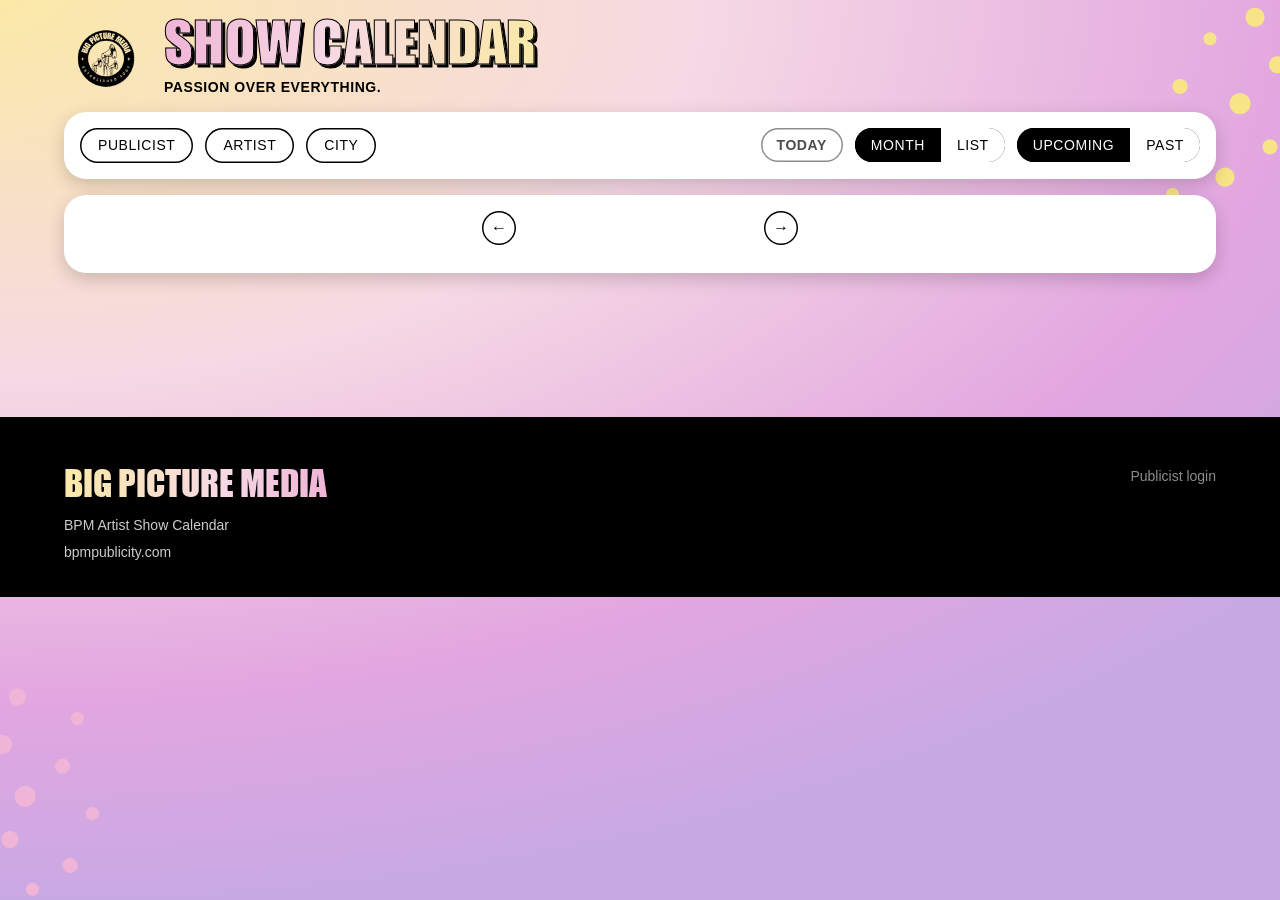
<file: index.html>
<!DOCTYPE html>
<html lang="en">
<head>
<meta charset="UTF-8">
<meta name="viewport" content="width=device-width, initial-scale=1.0">
<title>BPM Show Calendar</title>
<link rel="stylesheet" href="styles.css?v=19">
</head>
<body>

<div class="decor-mark top-right" aria-hidden="true"></div>
<div class="decor-mark bottom-left" aria-hidden="true"></div>

<header class="site-header">
  <div class="header-inner">
    <img class="badge-logo" src="assets/bpm-badge-black.webp" alt="Big Picture Media" width="84" height="84">
    <div class="header-text">
      <h1 class="bpm-sticker">
        <span class="sticker-shadow" aria-hidden="true">SHOW CALENDAR</span>
        <span class="sticker-fill">SHOW CALENDAR</span>
      </h1>
      <p class="tagline">Passion over everything.</p>
    </div>
  </div>
</header>

<main class="app">
  <section class="filter-bar" aria-label="Filters">
    <div class="filter-group" id="filter-publicist">
      <button class="filter-toggle" data-filter="publicist" aria-expanded="false">
        Publicist <span class="count-badge" data-count="publicist" hidden>0</span>
      </button>
      <div class="filter-panel" data-panel="publicist" hidden></div>
    </div>

    <div class="filter-group" id="filter-artist">
      <button class="filter-toggle" data-filter="artist" aria-expanded="false">
        Artist <span class="count-badge" data-count="artist" hidden>0</span>
      </button>
      <div class="filter-panel" data-panel="artist" hidden>
        <input type="text" class="artist-search" placeholder="Search artists…" aria-label="Search artists">
        <div class="filter-options" data-options="artist"></div>
      </div>
    </div>

    <div class="filter-group" id="filter-city">
      <button class="filter-toggle" data-filter="city" aria-expanded="false">
        City <span class="count-badge" data-count="city" hidden>0</span>
      </button>
      <div class="filter-panel" data-panel="city" hidden></div>
    </div>

    <button class="clear-filters" id="clear-filters" hidden>Clear all filters</button>

    <div class="view-toggle-group">
      <button class="clear-filters" id="today-btn">Today</button>
      <div class="view-toggle" role="group" aria-label="View">
        <button class="view-btn active" data-view="month">Month</button>
        <button class="view-btn" data-view="list">List</button>
      </div>
      <div class="time-toggle" role="group" aria-label="Time range">
        <button class="time-btn active" data-time="upcoming">Upcoming</button>
        <button class="time-btn" data-time="past">Past</button>
      </div>
    </div>
  </section>

  <div class="active-chips" id="active-chips" hidden></div>

  <section class="calendar-area" id="calendar-area">
    <div class="month-nav" id="month-nav">
      <button id="prev-month" aria-label="Previous month">&larr;</button>
      <h2 id="month-label"></h2>
      <button id="next-month" aria-label="Next month">&rarr;</button>
    </div>
    <div id="view-root"></div>
  </section>

  <div class="empty-state" id="empty-state" hidden>
    <div class="splatter" aria-hidden="true">
      <img src="assets/marks/scribble-white.png" alt="" style="filter: invert(1);">
    </div>
    <p>No shows match these filters.</p>
  </div>
</main>

<footer class="site-footer">
  <div class="footer-inner">
    <div>
      <div class="footer-word">Big Picture Media</div>
      <div class="footer-meta">
        BPM Artist Show Calendar<br>
        <a href="https://bpmpublicity.com" target="_blank" rel="noopener">bpmpublicity.com</a>
      </div>
    </div>
    <a href="login/" id="publicist-login-link" style="color:var(--paper-55);font-family:var(--type-meta);font-size:var(--fs-small);text-decoration:none;">Publicist login</a>
  </div>
</footer>

<div class="detail-overlay" id="detail-overlay" hidden>
  <div class="detail-panel" role="dialog" aria-modal="true" aria-labelledby="detail-title">
    <button class="detail-close" id="detail-close" aria-label="Close">&times;</button>
    <div id="detail-content"></div>
  </div>
</div>

<script type="module" src="app.js?v=19"></script>
</body>
</html>
</file>
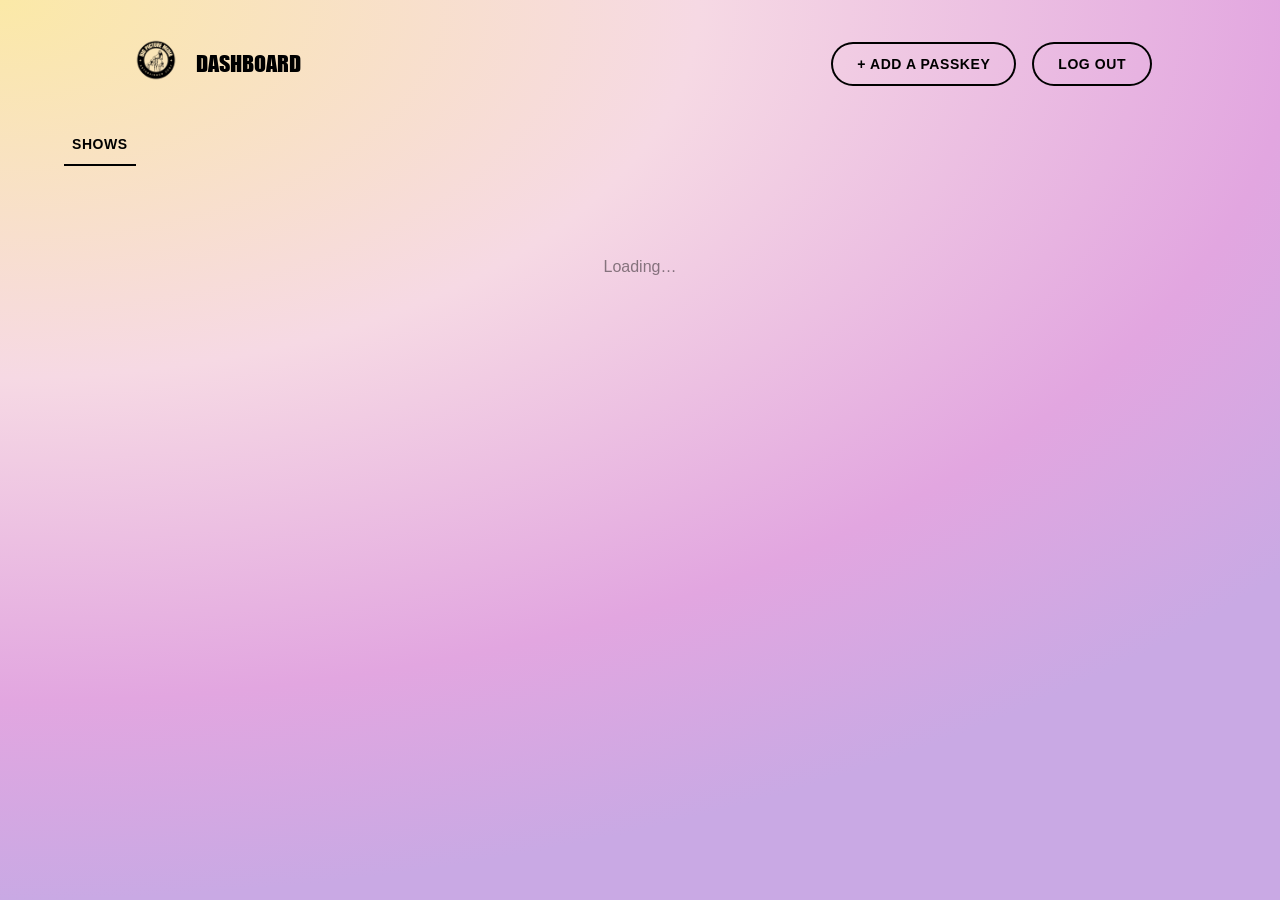
<file: dashboard/index.html>
<!DOCTYPE html>
<html lang="en">
<head>
<meta charset="UTF-8">
<meta name="viewport" content="width=device-width, initial-scale=1.0">
<title>Dashboard — BPM Show Calendar</title>
<link rel="stylesheet" href="../styles.css?v=19">
</head>
<body>

<header class="site-header">
  <div class="dash-header">
    <div style="display:flex;align-items:center;gap:var(--space-3);">
      <a href="../index.html" title="Back to the public calendar">
        <img class="badge-logo" src="../assets/bpm-badge-black.webp" alt="Big Picture Media">
      </a>
      <div>
        <div style="font-family:var(--font-display);font-size:1.4rem;text-transform:uppercase;">Dashboard</div>
      </div>
    </div>
    <div style="display:flex;align-items:center;gap:var(--space-4);">
      <span class="dash-user" id="dash-user"></span>
      <button class="btn btn-outline" id="add-passkey-btn">+ Add a passkey</button>
      <button class="btn btn-outline" id="logout-btn">Log out</button>
    </div>
  </div>
</header>

<nav class="dash-tabs">
  <button class="dash-tab active" data-tab="shows">Shows</button>
  <button class="dash-tab" data-tab="artists" id="artists-tab-btn" hidden>Artists</button>
  <button class="dash-tab" data-tab="people" id="people-tab-btn" hidden>People</button>
</nav>

<main class="dash-main">
  <div id="loading" class="dash-empty">Loading…</div>

  <div id="shows-panel" hidden>
    <div class="quick-add">
      <label class="field-label" for="quick-add-input">Quick add</label>
      <div class="field" style="margin-bottom:var(--space-2);">
        <label class="field-label" for="quick-add-artist">Artist for these lines (optional)</label>
        <div class="select">
          <select class="input" id="quick-add-artist">
            <option value="">— detect per line / pick per row —</option>
          </select>
        </div>
      </div>
      <textarea class="input" id="quick-add-input" rows="3"
        placeholder="One show per line, e.g.&#10;311 show at Brooklyn Paramount 3/11/27&#10;Waterparks at The Fillmore on March 5th, 2027"></textarea>
      <div class="quick-add-row">
        <button class="btn btn-ink" id="quick-add-btn" type="button">Parse</button>
        <p class="field-hint">Pulls out what it can find per line (date, venue, city, state) — set an artist above if every line below is the same artist, or pick it per row after parsing. Nothing saves until you hit Add.</p>
      </div>
      <div id="quick-add-preview"></div>
    </div>

    <div style="display:flex;justify-content:space-between;align-items:center;margin-bottom:var(--space-4);gap:var(--space-3);flex-wrap:wrap;">
      <div style="display:flex;align-items:center;gap:var(--space-4);flex-wrap:wrap;">
        <div style="display:flex;gap:var(--space-2);">
          <button class="btn btn-outline" id="expand-all-btn">Show all</button>
          <button class="btn btn-outline" id="collapse-all-btn">Hide all</button>
        </div>
        <label class="dash-toggle-label">
          <input type="checkbox" id="show-past-checkbox">
          Show past shows
        </label>
        <label class="dash-toggle-label" id="mine-only-wrapper" hidden>
          <input type="checkbox" id="mine-only-checkbox">
          Only my artists
        </label>
      </div>
      <button class="btn btn-primary" id="add-show-btn">+ Add show</button>
    </div>
    <div class="quick-add-actions" id="bulk-bar" hidden style="background:var(--ink);color:var(--paper);border-radius:var(--radius-md);padding:var(--space-3) var(--space-4);margin-bottom:var(--space-3);">
      <span id="bulk-count" style="font-family:var(--type-ui);font-weight:600;"></span>
      <div class="select" style="width:auto;min-width:140px;">
        <select class="input" id="bulk-status-select" style="background:var(--paper);">
          <option value="confirmed">Confirmed</option>
          <option value="pending">Pending</option>
          <option value="cancelled">Cancelled</option>
        </select>
      </div>
      <button class="btn btn-primary" id="bulk-apply-btn">Apply</button>
      <button class="btn btn-outline" id="bulk-clear-btn" style="box-shadow:inset 0 0 0 2px var(--paper);color:var(--paper);">Clear selection</button>
    </div>
    <div id="shows-list"></div>
  </div>

  <div id="artists-panel" hidden>
    <div style="display:flex;justify-content:flex-end;margin-bottom:var(--space-4);">
      <button class="btn btn-primary" id="add-artist-btn">+ Add artist</button>
    </div>
    <div id="artists-list"></div>
  </div>

  <div id="people-panel" hidden>
    <div style="display:flex;justify-content:flex-end;margin-bottom:var(--space-4);">
      <button class="btn btn-primary" id="add-person-btn">+ Add person</button>
    </div>
    <div id="people-list"></div>
  </div>
</main>

<!-- Show add/edit modal -->
<div class="dash-modal-overlay" id="show-modal-overlay" hidden>
  <div class="dash-modal">
    <h2 id="show-modal-title">Add show</h2>
    <form id="show-form">
      <input type="hidden" id="show-id">
      <div class="field">
        <label class="field-label" for="show-artist">Artist</label>
        <div class="select">
          <select class="input" id="show-artist" required></select>
        </div>
      </div>
      <div class="field-row">
        <div class="field">
          <label class="field-label" for="show-date">Date</label>
          <input class="input" type="date" id="show-date" required>
        </div>
        <div class="field">
          <label class="field-label" for="show-time">Time (optional)</label>
          <input class="input" type="text" id="show-time" placeholder="8:00 PM doors">
        </div>
      </div>
      <div class="field">
        <label class="field-label" for="show-venue">Venue</label>
        <input class="input" type="text" id="show-venue" required>
      </div>
      <div class="field-row">
        <div class="field">
          <label class="field-label" for="show-city">City</label>
          <input class="input" type="text" id="show-city" required>
        </div>
        <div class="field">
          <label class="field-label" for="show-state">State / region</label>
          <input class="input" type="text" id="show-state">
        </div>
      </div>
      <div class="field-row">
        <div class="field">
          <label class="field-label" for="show-country">Country</label>
          <input class="input" type="text" id="show-country" value="USA">
        </div>
        <div class="field">
          <label class="field-label" for="show-status">Status</label>
          <div class="select">
            <select class="input" id="show-status">
              <option value="confirmed">Confirmed</option>
              <option value="pending">Pending</option>
              <option value="cancelled">Cancelled</option>
            </select>
          </div>
        </div>
      </div>
      <div class="field">
        <label class="field-label" for="show-tour">Tour name (optional)</label>
        <input class="input" type="text" id="show-tour">
      </div>
      <div class="field">
        <label class="field-label" for="show-ticket">Ticket link (optional)</label>
        <input class="input" type="url" id="show-ticket">
      </div>
      <div class="field">
        <label class="field-label" for="show-notes">Notes (optional)</label>
        <textarea class="input" id="show-notes" rows="3"></textarea>
      </div>
      <div id="show-form-message"></div>
      <div class="dash-modal-actions">
        <button class="btn btn-outline" type="button" id="show-cancel-btn">Cancel</button>
        <button class="btn btn-primary" type="submit" id="show-save-btn">Save</button>
      </div>
    </form>
  </div>
</div>

<!-- Artist add/edit modal (admin only) -->
<div class="dash-modal-overlay" id="artist-modal-overlay" hidden>
  <div class="dash-modal">
    <h2 id="artist-modal-title">Add artist</h2>
    <form id="artist-form">
      <input type="hidden" id="artist-original-id">
      <div class="field">
        <label class="field-label" for="artist-id">Artist ID (slug)</label>
        <input class="input" type="text" id="artist-id" placeholder="e.g. waterparks" required>
      </div>
      <div class="field">
        <label class="field-label" for="artist-name">Name</label>
        <input class="input" type="text" id="artist-name" required>
      </div>
      <div class="field">
        <label class="field-label" for="artist-publicist-select">Publicist</label>
        <div class="select">
          <select class="input" id="artist-publicist-select">
            <option value="__new__">+ New publicist…</option>
          </select>
        </div>
      </div>
      <div class="field-row" id="artist-publicist-new-fields">
        <div class="field">
          <label class="field-label" for="artist-publicist-name">Publicist name</label>
          <input class="input" type="text" id="artist-publicist-name" required>
        </div>
        <div class="field">
          <label class="field-label" for="artist-publicist-email">Publicist email</label>
          <input class="input" type="email" id="artist-publicist-email" required>
        </div>
      </div>
      <div class="field">
        <label class="field-label" for="artist-genre">Genre (optional)</label>
        <input class="input" type="text" id="artist-genre">
      </div>
      <div class="field" style="flex-direction:row;align-items:center;gap:var(--space-2);">
        <input type="checkbox" id="artist-active" checked style="width:auto;">
        <label class="field-label" for="artist-active" style="text-transform:none;">Active</label>
      </div>
      <div id="artist-form-message"></div>
      <div class="dash-modal-actions">
        <button class="btn btn-outline" type="button" id="artist-cancel-btn">Cancel</button>
        <button class="btn btn-primary" type="submit">Save</button>
      </div>
    </form>
  </div>
</div>

<!-- Add person modal (Natalie only) -->
<div class="dash-modal-overlay" id="person-modal-overlay" hidden>
  <div class="dash-modal">
    <h2>Add person</h2>
    <form id="person-form">
      <div class="field">
        <label class="field-label" for="person-name">Name</label>
        <input class="input" type="text" id="person-name" required>
      </div>
      <div class="field">
        <label class="field-label" for="person-email">Email</label>
        <input class="input" type="email" id="person-email" required>
      </div>
      <div class="field" style="flex-direction:row;align-items:center;gap:var(--space-2);">
        <input type="checkbox" id="person-admin" style="width:auto;">
        <label class="field-label" for="person-admin" style="text-transform:none;">Make this person an admin</label>
      </div>
      <div id="person-form-message"></div>
      <div class="dash-modal-actions">
        <button class="btn btn-outline" type="button" id="person-cancel-btn">Cancel</button>
        <button class="btn btn-primary" type="submit">Save</button>
      </div>
    </form>
  </div>
</div>

<script type="module" src="dashboard.js?v=19"></script>
</body>
</html>
</file>
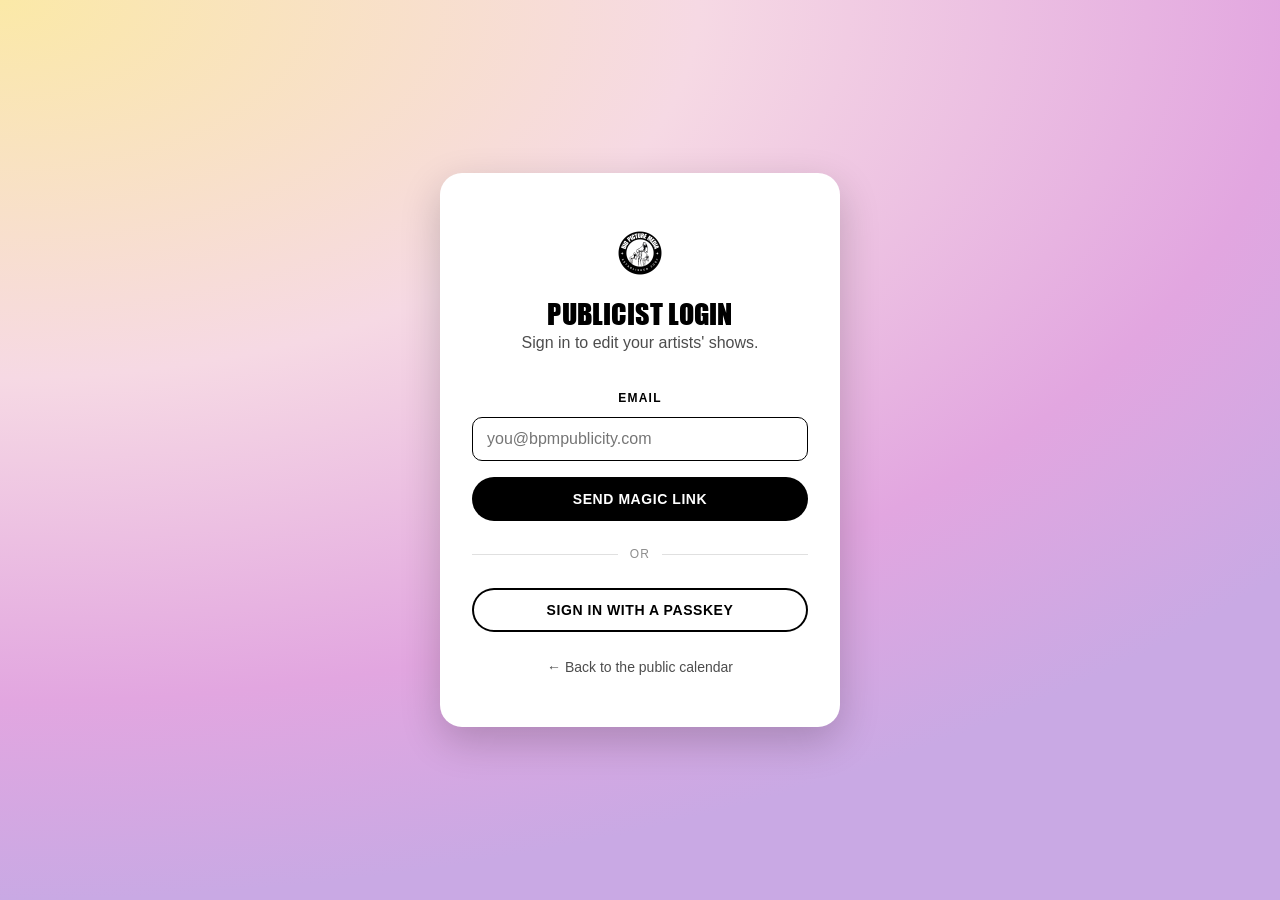
<file: login/index.html>
<!DOCTYPE html>
<html lang="en">
<head>
<meta charset="UTF-8">
<meta name="viewport" content="width=device-width, initial-scale=1.0">
<title>Publicist Login — BPM Show Calendar</title>
<link rel="stylesheet" href="../styles.css?v=19">
</head>
<body>

<div class="auth-page">
  <div class="auth-card">
    <a href="../index.html" title="Back to the public calendar">
      <img class="badge-logo" src="../assets/bpm-badge-black.webp" alt="Big Picture Media" width="64" height="64">
    </a>
    <h1>Publicist Login</h1>
    <p class="auth-sub">Sign in to edit your artists' shows.</p>

    <form id="magic-link-form">
      <div class="field">
        <label class="field-label" for="email">Email</label>
        <input class="input" type="email" id="email" name="email" placeholder="you@bpmpublicity.com" required autocomplete="email">
      </div>
      <button class="btn btn-ink btn-block" type="submit" id="magic-link-btn">Send magic link</button>
    </form>

    <div class="auth-divider">or</div>

    <button class="btn btn-outline btn-block" id="passkey-btn" type="button">Sign in with a passkey</button>

    <div id="auth-message"></div>

    <a class="auth-footer-link" href="../index.html">&larr; Back to the public calendar</a>
  </div>
</div>

<script type="module" src="login.js?v=19"></script>
</body>
</html>
</file>
<file: styles.css>
@import "tokens/fonts.css";
@import "tokens/colors.css";
@import "tokens/typography.css";
@import "tokens/spacing.css";
@import "tokens/effects.css";
@import "tokens/gradients.css";
@import "tokens/base.css";

/* ============ Page ============ */

body {
  background: var(--grad-page-radial);
  background-attachment: fixed;
  min-height: 100vh;
}

/* ============ NavBar (header) ============ */

.site-header {
  padding: var(--space-4) var(--section-pad-x) var(--space-3);
  position: relative;
  z-index: 1;
}
.header-inner {
  max-width: var(--max-page);
  margin: 0 auto;
  display: flex;
  align-items: center;
  gap: var(--space-4);
  position: relative;
}
.header-text { min-width: 0; }
.badge-logo {
  width: 84px;
  height: 84px;
  object-fit: contain;
  border-radius: var(--radius-circle);
  flex-shrink: 0;
}
.header-text h1.bpm-sticker {
  position: relative;
  display: inline-block;
  font-family: var(--font-display);
  font-size: var(--fs-display-md);
  line-height: var(--lh-display);
  letter-spacing: var(--ls-display);
  text-transform: uppercase;
  font-weight: 400;
  margin: 0;
  white-space: nowrap;
}
.header-text h1.bpm-sticker .sticker-shadow {
  position: absolute;
  left: var(--sticker-offset);
  top: var(--sticker-offset);
  color: var(--ink);
  -webkit-text-stroke: 1px var(--ink);
  pointer-events: none;
  white-space: nowrap;
  width: max-content;
}
.header-text h1.bpm-sticker .sticker-fill {
  position: relative;
  background: var(--grad-type-pink);
  -webkit-background-clip: text;
  background-clip: text;
  color: transparent;
  -webkit-text-stroke: 1px var(--ink);
  white-space: nowrap;
}
.tagline {
  margin: var(--space-1) 0 0;
  font-family: var(--type-meta);
  font-weight: 600;
  letter-spacing: var(--ls-nav);
  font-size: var(--fs-small);
  color: var(--ink);
  text-transform: uppercase;
}

/* ============ Layout ============ */

.app {
  max-width: var(--max-page);
  margin: 0 auto;
  padding: 0 var(--section-pad-x) var(--space-9);
  position: relative;
  z-index: 1;
}

/* ============ FilterBar / Tag pills ============ */

.filter-bar {
  display: flex;
  flex-wrap: wrap;
  gap: var(--space-3);
  align-items: flex-start;
  background: var(--paper);
  border-radius: var(--radius-lg);
  padding: var(--space-4);
  margin-bottom: var(--space-4);
  position: relative;
  box-shadow: var(--shadow-photo);
}
.filter-group { position: relative; }

.filter-toggle {
  font-family: var(--type-meta);
  font-weight: 500;
  font-size: var(--fs-small);
  letter-spacing: var(--ls-nav);
  text-transform: uppercase;
  border: none;
  box-shadow: inset 0 0 0 1.5px var(--ink);
  border-radius: var(--radius-pill);
  padding: 9px 18px;
  cursor: pointer;
  line-height: 1.2;
  transition: var(--transition-control);
  background: transparent;
  color: var(--ink);
  display: inline-flex;
  align-items: center;
  gap: var(--space-2);
}
.filter-toggle:hover { background: var(--blush); }
.filter-toggle[aria-expanded="true"],
.filter-toggle.has-active {
  background: var(--ink);
  color: var(--paper);
  box-shadow: none;
}
.count-badge {
  font-family: var(--type-meta);
  font-weight: 600;
  font-size: var(--fs-micro);
  letter-spacing: var(--ls-nav);
  background: var(--ink);
  color: var(--paper);
  border-radius: var(--radius-pill);
  padding: 3px 8px;
}
.filter-toggle.has-active .count-badge {
  background: var(--paper);
  color: var(--ink);
}

.filter-panel {
  position: absolute;
  top: calc(100% + var(--space-2));
  left: 0;
  background: var(--paper);
  border-radius: var(--radius-md);
  padding: var(--space-3);
  min-width: 230px;
  max-height: 280px;
  overflow-y: auto;
  z-index: 20;
  box-shadow: var(--shadow-panel);
}
.artist-search {
  width: 100%;
  font-family: var(--type-ui);
  font-size: var(--fs-small);
  padding: var(--space-2) var(--space-3);
  border: none;
  box-shadow: inset 0 0 0 1.5px var(--ink);
  border-radius: var(--radius-sm);
  margin-bottom: var(--space-2);
}
.filter-option {
  display: flex;
  align-items: center;
  gap: var(--space-2);
  padding: 6px var(--space-1);
  cursor: pointer;
  border-radius: var(--radius-sm);
  font-family: var(--type-ui);
  font-size: var(--fs-small);
}
.filter-option:hover { background: var(--blush); }
.filter-option input { accent-color: var(--ink); }

.clear-filters {
  font-family: var(--type-meta);
  font-weight: 600;
  font-size: var(--fs-small);
  letter-spacing: var(--ls-nav);
  text-transform: uppercase;
  background: transparent;
  border: none;
  box-shadow: inset 0 0 0 1.5px var(--ink-45);
  border-radius: var(--radius-pill);
  padding: 9px 16px;
  cursor: pointer;
  color: var(--ink-70);
  transition: var(--transition-control);
}
.clear-filters:hover { background: var(--ink); color: var(--paper); box-shadow: none; }

.view-toggle-group {
  margin-left: auto;
  display: flex;
  gap: var(--space-3);
  flex-wrap: wrap;
}
.view-toggle, .time-toggle {
  display: inline-flex;
  border-radius: var(--radius-pill);
  overflow: hidden;
  box-shadow: inset 0 0 0 1.5px var(--ink);
}
.view-btn, .time-btn {
  font-family: var(--type-meta);
  font-weight: 500;
  font-size: var(--fs-small);
  letter-spacing: var(--ls-nav);
  text-transform: uppercase;
  background: var(--paper);
  border: none;
  padding: 9px 16px;
  cursor: pointer;
  color: var(--ink);
  transition: var(--transition-control);
}
.view-btn:hover, .time-btn:hover { background: var(--blush); }
.view-btn.active, .time-btn.active { background: var(--ink); color: var(--paper); }

/* ============ Active chips ============ */

.active-chips {
  display: flex;
  flex-wrap: wrap;
  gap: var(--space-2);
  margin-bottom: var(--space-4);
}
.active-chips[hidden] { display: none; }
.chip {
  background: var(--ink);
  color: var(--paper);
  border-radius: var(--radius-pill);
  padding: 5px var(--space-2) 5px var(--space-3);
  font-family: var(--type-meta);
  font-size: var(--fs-micro);
  font-weight: 500;
  display: inline-flex;
  align-items: center;
  gap: var(--space-2);
}
.chip button {
  background: rgba(255,255,255,0.2);
  border: none;
  color: var(--paper);
  border-radius: var(--radius-circle);
  width: 18px;
  height: 18px;
  cursor: pointer;
  font-size: 12px;
  line-height: 1;
}

/* ============ Calendar Card ============ */

.calendar-area {
  background: var(--paper);
  border-radius: var(--radius-lg);
  padding: var(--space-4);
  box-shadow: var(--shadow-photo);
  position: relative;
  overflow: hidden;
}
.month-nav {
  display: flex;
  align-items: center;
  justify-content: center;
  gap: var(--space-5);
  margin-bottom: var(--space-3);
}
.month-nav h2 {
  margin: 0;
  font-family: var(--font-display);
  font-size: var(--fs-display-sm);
  text-transform: uppercase;
  font-weight: 400;
  min-width: 200px;
  text-align: center;
}
.month-nav button {
  background: var(--paper);
  box-shadow: inset 0 0 0 1.5px var(--ink);
  border: none;
  border-radius: var(--radius-circle);
  width: 34px;
  height: 34px;
  cursor: pointer;
  font-size: 16px;
  font-weight: 600;
  transition: var(--transition-control);
}
.month-nav button:hover { background: var(--ink); color: var(--paper); }

/* ============ Month grid ============ */

.month-grid {
  display: grid;
  grid-template-columns: repeat(7, 1fr);
  gap: var(--space-2);
}
.dow {
  text-align: center;
  font-family: var(--type-meta);
  font-weight: 600;
  font-size: var(--fs-micro);
  letter-spacing: var(--ls-eyebrow);
  color: var(--ink-45);
  padding-bottom: var(--space-1);
  text-transform: uppercase;
}
.day-cell {
  border-radius: var(--radius-sm);
  box-shadow: var(--shadow-inset-hairline);
  min-height: 90px;
  min-width: 0;
  padding: var(--space-2);
  background: var(--paper);
  display: flex;
  flex-direction: column;
  gap: 3px;
}
.day-cell.other-month { background: var(--smoke); opacity: 0.55; }
.day-cell.today { box-shadow: inset 0 0 0 2px var(--ink); }
.day-num { font-family: var(--type-meta); font-size: var(--fs-micro); font-weight: 600; color: var(--ink-45); }
.day-cell.today .day-num { color: var(--ink); }

.show-pill {
  background: var(--ink);
  color: var(--paper);
  border-radius: var(--radius-sm);
  padding: 3px 6px;
  font-family: var(--type-meta);
  font-size: 11px;
  cursor: pointer;
  line-height: 1.3;
  overflow: hidden;
  text-overflow: ellipsis;
  white-space: nowrap;
  transition: var(--transition-control);
}
.show-pill:hover { opacity: .86; transform: translateY(-1px); }
.show-pill.status-pending { background: var(--paper); color: var(--ink); box-shadow: inset 0 0 0 1.5px var(--ink); }
.show-pill.status-cancelled {
  background: var(--ash);
  color: var(--ink-45);
  text-decoration: line-through;
  box-shadow: none;
}

/* ============ List view ============ */

.show-list { display: flex; flex-direction: column; gap: var(--space-3); }
.list-row {
  display: flex;
  align-items: center;
  gap: var(--space-4);
  border-radius: var(--radius-md);
  padding: var(--space-3) var(--space-4);
  background: var(--paper);
  box-shadow: var(--shadow-inset-hairline);
  cursor: pointer;
  transition: var(--transition-control);
}
.list-row:hover { background: var(--blush); }
.list-row.status-cancelled { opacity: .55; text-decoration: line-through; }
.list-date {
  font-family: var(--font-display);
  font-weight: 400;
  font-size: 1.1rem;
  min-width: 74px;
  text-align: center;
  line-height: 1.1;
  text-transform: uppercase;
}
.list-date .dow-label { display: block; font-family: var(--type-meta); font-size: 10px; font-weight: 600; color: var(--ink-45); letter-spacing: var(--ls-eyebrow); text-transform: uppercase; }
.list-main { flex: 1; min-width: 0; }
.list-artist { font-family: var(--type-ui); font-weight: 600; font-size: 15px; }
.list-venue { font-family: var(--type-ui); font-size: var(--fs-small); color: var(--ink-70); }
.status-tag {
  font-family: var(--type-meta);
  font-size: 10px;
  font-weight: 600;
  letter-spacing: var(--ls-nav);
  text-transform: uppercase;
  padding: 6px 14px;
  border-radius: var(--radius-pill);
  flex-shrink: 0;
}
.status-tag.confirmed { background: var(--ink); color: var(--paper); }
.status-tag.pending { background: var(--paper); color: var(--ink); box-shadow: inset 0 0 0 1.5px var(--ink); }
.status-tag.cancelled { background: var(--ash); color: var(--ink-45); }

/* ============ Empty state ============ */

.empty-state {
  text-align: center;
  padding: var(--space-8) var(--space-5);
}
.empty-state .splatter img { width: 160px; height: auto; margin: 0 auto; opacity: .5; }
.empty-state p { font-family: var(--type-ui); font-weight: 600; font-size: var(--fs-lead); color: var(--ink-45); }

/* ============ Detail overlay (Dialog) ============ */

.detail-overlay {
  position: fixed;
  inset: 0;
  background: rgba(0,0,0,0.45);
  backdrop-filter: blur(var(--blur-glass));
  display: flex;
  align-items: center;
  justify-content: center;
  z-index: 100;
  padding: var(--space-4);
}
.detail-overlay[hidden] { display: none; }
.detail-panel {
  background: var(--paper);
  border-radius: var(--radius-lg);
  max-width: 440px;
  width: 100%;
  padding: var(--space-5);
  position: relative;
  max-height: 85vh;
  overflow-y: auto;
  box-shadow: var(--shadow-panel);
}
.detail-close {
  position: absolute;
  top: var(--space-3);
  right: var(--space-3);
  background: none;
  border: none;
  font-size: 22px;
  cursor: pointer;
  line-height: 1;
  color: var(--ink-70);
}
.detail-content h3 {
  margin: 0 0 var(--space-1);
  font-family: var(--font-display);
  font-size: var(--fs-display-sm);
  text-transform: uppercase;
  font-weight: 400;
}
.detail-content .detail-sub { font-family: var(--type-ui); color: var(--ink-70); font-weight: 500; margin-bottom: var(--space-4); }
.detail-row { margin-bottom: var(--space-3); font-family: var(--type-ui); font-size: var(--fs-small); }
.detail-row strong {
  display: block;
  font-family: var(--type-meta);
  font-size: var(--fs-micro);
  text-transform: uppercase;
  letter-spacing: var(--ls-eyebrow);
  color: var(--ink-45);
  margin-bottom: 2px;
  font-weight: 600;
}
.detail-row a { color: var(--ink); font-weight: 600; }

/* ============ DecorMark ============ */
/* Hand-drawn dot-cluster motif, generated in pure CSS (no raster asset —
   avoids matting defects in the source PNGs: opaque white patches, stray
   edge lines). */

.decor-mark {
  position: fixed;
  pointer-events: none;
  user-select: none;
  z-index: -1;
  width: min(150px, 16vw);
  height: min(220px, 24vh);
  background-repeat: no-repeat;
}
.decor-mark.top-right {
  top: 0;
  right: -20px;
  background-image:
    radial-gradient(circle at 70% 8%,  var(--yellow) 0 9px, transparent 10px),
    radial-gradient(circle at 40% 18%, var(--yellow) 0 6px, transparent 7px),
    radial-gradient(circle at 85% 30%, var(--yellow) 0 8px, transparent 9px),
    radial-gradient(circle at 20% 40%, var(--yellow) 0 7px, transparent 8px),
    radial-gradient(circle at 60% 48%, var(--yellow) 0 10px, transparent 11px),
    radial-gradient(circle at 30% 62%, var(--yellow) 0 6px, transparent 7px),
    radial-gradient(circle at 80% 68%, var(--yellow) 0 7px, transparent 8px),
    radial-gradient(circle at 50% 82%, var(--yellow) 0 9px, transparent 10px),
    radial-gradient(circle at 15% 90%, var(--yellow) 0 6px, transparent 7px);
}
.decor-mark.bottom-left {
  bottom: 0;
  left: -20px;
  background-image:
    radial-gradient(circle at 25% 6%,  var(--pink) 0 8px, transparent 9px),
    radial-gradient(circle at 65% 16%, var(--pink) 0 6px, transparent 7px),
    radial-gradient(circle at 15% 28%, var(--pink) 0 9px, transparent 10px),
    radial-gradient(circle at 55% 38%, var(--pink) 0 7px, transparent 8px),
    radial-gradient(circle at 30% 52%, var(--pink) 0 10px, transparent 11px),
    radial-gradient(circle at 75% 60%, var(--pink) 0 6px, transparent 7px),
    radial-gradient(circle at 20% 72%, var(--pink) 0 8px, transparent 9px),
    radial-gradient(circle at 60% 84%, var(--pink) 0 7px, transparent 8px),
    radial-gradient(circle at 35% 95%, var(--pink) 0 6px, transparent 7px);
}

/* ============ Footer ============ */

.site-footer {
  background: var(--ink);
  color: var(--paper);
  padding: var(--space-7) var(--section-pad-x) var(--space-6);
  margin-top: var(--space-7);
  position: relative;
  z-index: 1;
}
.footer-inner {
  max-width: var(--max-page);
  margin: 0 auto;
  display: flex;
  flex-wrap: wrap;
  gap: var(--space-6);
  justify-content: space-between;
  align-items: flex-start;
}
.footer-word {
  font-family: var(--font-display);
  font-size: clamp(1.5rem, 3vw, 2.2rem);
  text-transform: uppercase;
  line-height: 1;
  margin-bottom: var(--space-3);
  background: var(--grad-type-cream);
  -webkit-background-clip: text;
  background-clip: text;
  color: transparent;
}
.footer-meta {
  font-family: var(--type-meta);
  font-size: var(--fs-small);
  line-height: 1.9;
  color: var(--paper-80);
}
.footer-meta a { color: inherit; }

/* ============ Responsive ============ */

@media (max-width: 640px) {
  .header-inner { grid-template-columns: auto 1fr; gap: var(--space-3); }
  .badge-logo { width: 56px; height: 56px; }
  .header-text h1.bpm-sticker { font-size: var(--fs-display-sm); }
  .view-toggle-group { margin-left: 0; width: 100%; justify-content: space-between; }
  .day-cell { min-height: 60px; }
  .dow { font-size: 9px; }
  .month-grid { gap: 3px; }
  .decor-mark { display: none; }
}

/* ============ Auth / Dashboard shared components ============ */

.btn {
  font-family: var(--type-meta);
  font-weight: 600;
  text-transform: uppercase;
  letter-spacing: var(--ls-nav);
  border: none;
  border-radius: var(--radius-pill);
  cursor: pointer;
  display: inline-flex;
  align-items: center;
  justify-content: center;
  gap: var(--space-2);
  padding: var(--control-pad-y) var(--control-pad-x);
  font-size: var(--fs-small);
  transition: var(--transition-control);
  text-decoration: none;
}
.btn[hidden] { display: none; }
.btn-primary { background: var(--grad-action); color: var(--ink); }
.btn-primary:hover { background: var(--grad-action-hover); transform: translateY(-1px); }
.btn-ink { background: var(--ink); color: var(--paper); }
.btn-ink:hover { opacity: .86; transform: translateY(-1px); }
.btn-outline { background: transparent; color: var(--ink); box-shadow: inset 0 0 0 2px var(--ink); }
.btn-outline:hover { background: var(--ink); color: var(--paper); }
.btn:disabled { background: var(--ash); color: var(--ink-45); box-shadow: none; cursor: not-allowed; transform: none; }
.btn-block { width: 100%; }

.field { display: flex; flex-direction: column; gap: var(--space-2); margin-bottom: var(--space-4); }
.field-label {
  font-family: var(--type-meta);
  font-weight: 600;
  font-size: var(--fs-micro);
  letter-spacing: var(--ls-eyebrow);
  text-transform: uppercase;
}
.field-hint { font-family: var(--type-ui); font-size: var(--fs-small); color: var(--ink-70); }
.field-error { font-family: var(--type-ui); font-size: var(--fs-small); font-weight: 600; color: var(--cobalt); }

.input, .select select, textarea.input {
  font-family: var(--type-ui);
  font-size: var(--fs-body);
  color: var(--ink);
  background: var(--paper);
  border: 1.5px solid var(--ink);
  border-radius: var(--radius-md);
  padding: 12px 14px;
  width: 100%;
  outline: none;
  transition: box-shadow var(--dur-fast) var(--ease-snap);
}
.input:focus, .select select:focus, textarea.input:focus { box-shadow: 0 0 0 3px var(--sky); }
.input.invalid, .select.invalid select { border-color: var(--cobalt); }

.select { position: relative; width: 100%; }
.select select { padding-right: 40px; appearance: none; cursor: pointer; }
.select::after {
  content: "▼";
  position: absolute;
  right: 14px;
  top: 50%;
  transform: translateY(-60%);
  font-size: 11px;
  pointer-events: none;
}

.toast {
  display: inline-flex;
  align-items: center;
  gap: var(--space-4);
  border-radius: var(--radius-pill);
  box-shadow: var(--shadow-panel);
  padding: 13px 20px;
  font-family: var(--type-meta);
  font-weight: 600;
  font-size: var(--fs-small);
  text-transform: uppercase;
  letter-spacing: var(--ls-nav);
  background: var(--ink);
  color: var(--paper);
  position: fixed;
  bottom: var(--space-5);
  left: 50%;
  transform: translateX(-50%);
  z-index: 200;
}
.toast.warn { background: var(--butter); color: var(--ink); }
.toast button { background: transparent; border: none; color: inherit; font-size: 14px; cursor: pointer; line-height: 1; }

/* Auth page */
.auth-page {
  min-height: 100vh;
  display: flex;
  align-items: center;
  justify-content: center;
  padding: var(--space-5);
}
.auth-card {
  background: var(--paper);
  border-radius: var(--radius-lg);
  box-shadow: var(--shadow-panel);
  padding: var(--space-7) var(--space-6);
  max-width: 400px;
  width: 100%;
  text-align: center;
}
.auth-card .badge-logo { width: 64px; height: 64px; margin: 0 auto var(--space-4); display: block; }
.auth-card h1 {
  font-family: var(--font-display);
  font-size: var(--fs-display-sm);
  text-transform: uppercase;
  font-weight: 400;
  margin-bottom: var(--space-1);
}
.auth-card .auth-sub { font-family: var(--type-ui); color: var(--ink-70); margin-bottom: var(--space-6); }
.auth-divider {
  display: flex;
  align-items: center;
  gap: var(--space-3);
  margin: var(--space-5) 0;
  font-family: var(--type-meta);
  font-size: var(--fs-micro);
  color: var(--ink-45);
  text-transform: uppercase;
  letter-spacing: var(--ls-eyebrow);
}
.auth-divider::before, .auth-divider::after { content: ""; flex: 1; height: 1px; background: var(--ink-12); }
.auth-message { font-family: var(--type-ui); font-size: var(--fs-small); margin-top: var(--space-4); }
.auth-message.success { color: var(--slate); }
.auth-message.error { color: var(--cobalt); font-weight: 600; }
.auth-footer-link { display: block; margin-top: var(--space-5); font-family: var(--type-meta); font-size: var(--fs-small); color: var(--ink-70); text-decoration: none; }
.auth-footer-link:hover { color: var(--ink); }

/* Dashboard */
.dash-header {
  display: flex;
  align-items: center;
  justify-content: space-between;
  gap: var(--space-4);
  padding: var(--space-4) var(--section-pad-x);
  max-width: var(--max-page);
  margin: 0 auto;
}
.dash-header .badge-logo { width: 56px; height: 56px; }
.dash-user { font-family: var(--type-meta); font-size: var(--fs-small); color: var(--ink-70); }
.dash-tabs {
  display: flex;
  gap: var(--space-3);
  max-width: var(--max-page);
  margin: 0 auto;
  padding: 0 var(--section-pad-x);
}
.dash-tab {
  font-family: var(--type-meta);
  font-weight: 600;
  font-size: var(--fs-small);
  text-transform: uppercase;
  letter-spacing: var(--ls-nav);
  background: none;
  border: none;
  padding: var(--space-3) var(--space-2);
  cursor: pointer;
  color: var(--ink-70);
  border-bottom: 2px solid transparent;
}
.dash-tab.active { color: var(--ink); border-bottom-color: var(--ink); }
.dash-main {
  max-width: var(--max-page);
  margin: 0 auto;
  padding: var(--space-5) var(--section-pad-x) var(--space-9);
}
.dash-artist-group { margin-bottom: var(--space-4); }
.dash-artist-group summary {
  font-family: var(--type-ui);
  font-weight: 600;
  font-size: var(--fs-lead);
  cursor: pointer;
  padding: var(--space-3) var(--space-4);
  background: var(--paper);
  border-radius: var(--radius-md);
  box-shadow: var(--shadow-inset-hairline);
  display: flex;
  align-items: center;
  gap: var(--space-2);
  list-style: none;
  user-select: none;
}
.dash-artist-group summary::-webkit-details-marker { display: none; }
.dash-artist-group summary::before {
  content: "▸";
  display: inline-block;
  font-size: 12px;
  color: var(--ink-45);
  transition: transform var(--dur-fast) var(--ease-snap);
}
.dash-artist-group[open] summary::before { transform: rotate(90deg); }
.dash-artist-group[open] summary { margin-bottom: var(--space-3); }
.dash-artist-count {
  font-family: var(--type-meta);
  font-size: var(--fs-micro);
  font-weight: 600;
  color: var(--ink-45);
  background: var(--smoke);
  border-radius: var(--radius-pill);
  padding: 2px 9px;
}
.dash-show-row {
  display: flex;
  align-items: center;
  gap: var(--space-4);
  background: var(--paper);
  border-radius: var(--radius-md);
  padding: var(--space-3) var(--space-4);
  box-shadow: var(--shadow-inset-hairline);
  margin-bottom: var(--space-2);
}
.dash-show-row .show-select { width: 18px; height: 18px; accent-color: var(--ink); cursor: pointer; }
.dash-show-row .show-main { flex: 1; min-width: 0; font-family: var(--type-ui); font-size: var(--fs-small); }
.dash-show-row .show-main strong { font-weight: 600; }
.dash-show-row.cancelled { opacity: .5; text-decoration: line-through; }
.dash-row-actions { display: flex; gap: var(--space-2); flex-shrink: 0; }
.dash-row-actions button {
  font-family: var(--type-meta);
  font-size: var(--fs-micro);
  font-weight: 600;
  text-transform: uppercase;
  background: none;
  border: none;
  box-shadow: inset 0 0 0 1.5px var(--ink-45);
  border-radius: var(--radius-pill);
  padding: 6px 12px;
  cursor: pointer;
  color: var(--ink-70);
}
.dash-row-actions button:hover { background: var(--ink); color: var(--paper); box-shadow: none; }

.dash-modal-overlay {
  position: fixed;
  inset: 0;
  background: rgba(0,0,0,0.45);
  display: flex;
  align-items: center;
  justify-content: center;
  z-index: 200;
  padding: var(--space-4);
}
.dash-modal-overlay[hidden] { display: none; }
.dash-modal {
  background: var(--paper);
  border-radius: var(--radius-lg);
  max-width: 480px;
  width: 100%;
  padding: var(--space-6);
  max-height: 90vh;
  overflow-y: auto;
}
.dash-modal h2 { font-family: var(--font-display); font-size: var(--fs-display-sm); text-transform: uppercase; font-weight: 400; margin-bottom: var(--space-5); }
.dash-modal-actions { display: flex; gap: var(--space-3); justify-content: flex-end; margin-top: var(--space-5); }
.field-row { display: grid; grid-template-columns: 1fr 1fr; gap: var(--space-3); }
.field-row[hidden] { display: none; }

.dash-empty { text-align: center; padding: var(--space-8); color: var(--ink-45); font-family: var(--type-ui); }

.quick-add {
  background: var(--paper);
  border-radius: var(--radius-lg);
  box-shadow: var(--shadow-photo);
  padding: var(--space-4);
  margin-bottom: var(--space-5);
}
.quick-add textarea.input { margin-top: var(--space-2); resize: vertical; font-family: var(--type-ui); }
.quick-add-row {
  display: flex;
  align-items: center;
  gap: var(--space-3);
  margin-top: var(--space-3);
}
.quick-add-row .field-hint { margin: 0; }

.quick-add-preview { margin-top: var(--space-4); }
.quick-add-preview-row {
  display: grid;
  grid-template-columns: minmax(140px, 1fr) 130px minmax(160px, 1.5fr) minmax(110px, 1fr) minmax(90px, 1fr) auto;
  gap: var(--space-2);
  align-items: center;
  background: var(--smoke);
  border-radius: var(--radius-sm);
  padding: var(--space-2);
  margin-bottom: var(--space-2);
}
.quick-add-preview-row select,
.quick-add-preview-row input {
  font-family: var(--type-ui);
  font-size: var(--fs-small);
  padding: 8px 10px;
  border: 1.5px solid var(--ink-12);
  border-radius: var(--radius-sm);
  width: 100%;
}
.quick-add-preview-row input.missing,
.quick-add-preview-row select.missing { border-color: var(--cobalt); }
.quick-add-remove-row {
  background: none;
  border: none;
  color: var(--ink-45);
  cursor: pointer;
  font-size: 16px;
  line-height: 1;
  padding: 4px 8px;
}
.quick-add-remove-row:hover { color: var(--cobalt); }
.quick-add-preview-head {
  display: grid;
  grid-template-columns: minmax(140px, 1fr) 130px minmax(160px, 1.5fr) minmax(110px, 1fr) minmax(90px, 1fr) auto;
  gap: var(--space-2);
  padding: 0 var(--space-2);
  margin-bottom: var(--space-1);
  font-family: var(--type-meta);
  font-size: var(--fs-micro);
  font-weight: 600;
  text-transform: uppercase;
  letter-spacing: var(--ls-eyebrow);
  color: var(--ink-45);
}
.quick-add-actions { display: flex; align-items: center; gap: var(--space-3); margin-top: var(--space-3); }
.quick-add-actions[hidden] { display: none; }
.quick-add-actions .field-hint { margin: 0; }

@media (max-width: 768px) {
  .quick-add-preview-head { display: none; }
  .quick-add-preview-row { grid-template-columns: 1fr 1fr; }
  .quick-add-preview-row .qa-remove { grid-column: span 2; justify-self: end; }
}

.dash-toggle-label {
  display: flex;
  align-items: center;
  gap: var(--space-2);
  font-family: var(--type-ui);
  font-size: var(--fs-small);
  cursor: pointer;
}
.dash-toggle-label[hidden] { display: none; }
</file>
